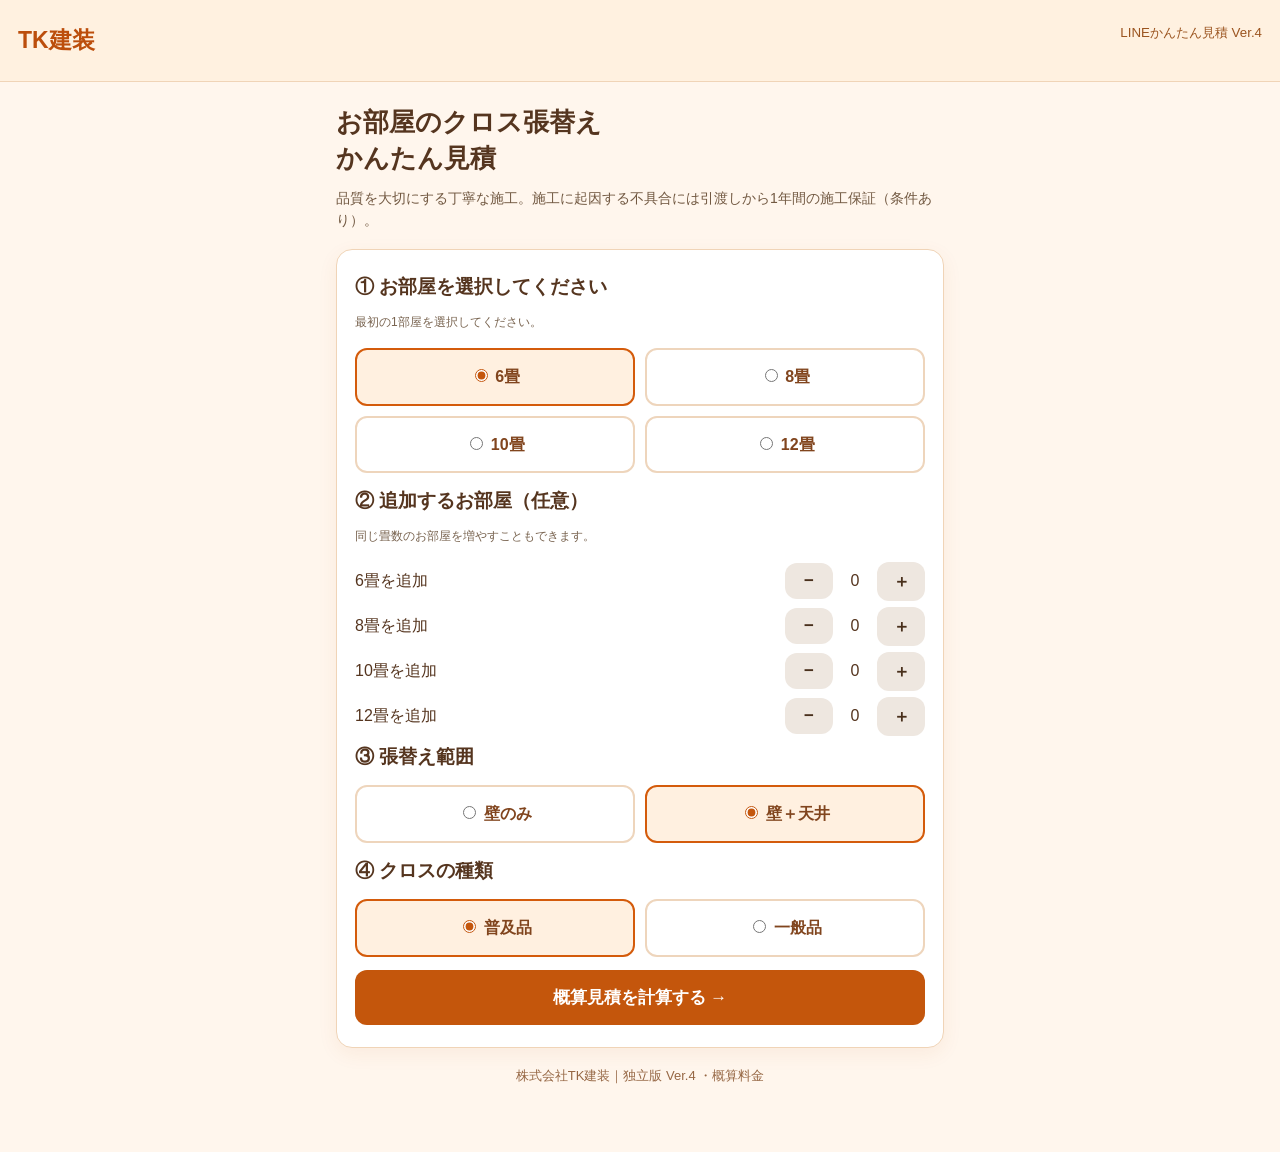
<file: index.html>
<!doctype html>
<html lang="ja"><head><meta charset="utf-8"><meta name="viewport" content="width=device-width,initial-scale=1"><meta name="theme-color" content="#c4560c">
<title>TK建装 かんたん見積 Ver.4</title>
<style>
*{box-sizing:border-box}body{margin:0;background:#fff6ed;color:#55351f;font-family:-apple-system,BlinkMacSystemFont,"Noto Sans JP",sans-serif;line-height:1.6}header{background:#fff1e0;padding:22px 18px;border-bottom:1px solid #f0d4b7}header strong{font-size:23px;color:#bc4e0c}header small{float:right;color:#9b541f}main{max-width:640px;margin:auto;padding:22px 16px 50px}h1{font-size:26px;line-height:1.4;margin:0 0 10px}h2{font-size:19px;margin:0 0 10px}p{margin:4px 0 16px}.intro{font-size:14px;color:#725942}.panel{background:#fff;border:1px solid #f0d4b7;border-radius:16px;padding:22px 18px;margin:18px 0;box-shadow:0 6px 20px #b55c1712}.choices{display:grid;grid-template-columns:repeat(2,minmax(0,1fr));gap:10px;margin:13px 0}.choice{display:block;border:2px solid #eed5bc;border-radius:12px;padding:14px 10px;text-align:center;cursor:pointer;color:#81451e;background:white;font-weight:700}.choice:has(input:checked){border-color:#d45b0b;background:#fff0e0}.choice input{accent-color:#c4560c}.sub{font-size:12px;color:#796450}.row{display:flex;gap:8px}.btn{background:#c4560c;border:0;color:#fff;border-radius:12px;padding:16px 22px;font-weight:700;font-size:17px;width:100%;cursor:pointer}.btn2{background:#eee7e0;color:#49301c}.price{font-size:35px;font-weight:800;color:#b84706}.hidden{display:none}.muted{color:#6f6154;font-size:13px}.notice{font-size:13px;background:#f9f3ec;padding:12px;border-radius:10px}.version{font-size:13px;color:#966744;text-align:center}
</style></head>
<body><header><strong>TK建装</strong><small>LINEかんたん見積 Ver.4</small></header>
<main><h1>お部屋のクロス張替え<br>かんたん見積</h1><p class="intro">品質を大切にする丁寧な施工。施工に起因する不具合には引渡しから1年間の施工保証（条件あり）。</p>
<section class="panel" id="entry"><h2>① お部屋を選択してください</h2><p class="sub">最初の1部屋を選択してください。</p>
<div class="choices" id="primaryRooms"></div><h2>② 追加するお部屋（任意）</h2><p class="sub">同じ畳数のお部屋を増やすこともできます。</p><div id="additional"></div>
<h2>③ 張替え範囲</h2><div class="choices"><label class="choice"><input type="radio" name="scope" value="walls" > 壁のみ</label><label class="choice"><input type="radio" name="scope" value="both" checked> 壁＋天井</label></div>
<h2>④ クロスの種類</h2><div class="choices"><label class="choice"><input type="radio" name="grade" value="standard" checked> 普及品</label><label class="choice"><input type="radio" name="grade" value="select"> 一般品</label></div>
<button class="btn" id="calculate" type="button">概算見積を計算する →</button></section>
<section class="panel hidden" id="result"><h2>お見積金額（税込・概算）</h2><div class="price" id="price"></div><p id="breakdown"></p><p id="detail" class="muted"></p><p class="notice">表示額は標準的な部屋形状・施工条件を想定した概算です。正式価格・日数は現地確認後に確定します。施工に起因するクロスの剥がれ・浮き・継ぎ目の開き等には、引渡しから1年間の施工保証（条件あり）で対応します。漏水・結露・建物の動き・外部からの損傷などは対象外です。保証条件は正式見積時にご案内します。</p><button class="btn btn2" id="revise" type="button">内容を変更する</button></section><p class="version">株式会社TK建装｜独立版 Ver.4 ・概算料金</p>
</main>
<script>
(function(){
'use strict';
var areas={6:{walls:29.9,both:39.6},8:{walls:34.6,both:47.6},10:{walls:38.6,both:54.8},12:{walls:42.3,both:61.7}};
var options=[6,8,10,12];var one=document.getElementById('primaryRooms');
one.innerHTML=options.map(function(n){return '<label class="choice"><input type="radio" name="first" value="'+n+'" '+(n===6?'checked':'')+'> '+n+'畳</label>'}).join('');
var extra=document.getElementById('additional');
extra.innerHTML=options.map(function(n){return '<div class="row" style="align-items:center;margin:6px 0"><span style="flex:1">'+n+'畳を追加</span><button type="button" class="btn btn2" data-size="'+n+'" data-change="-1" style="width:48px;padding:8px">−</button><output id="count-'+n+'" style="min-width:28px;text-align:center">0</output><button type="button" class="btn btn2" data-size="'+n+'" data-change="1" style="width:48px;padding:8px">＋</button></div>'}).join('');
var counts={6:0,8:0,10:0,12:0};
extra.addEventListener('click',function(event){var b=event.target.closest('button');if(!b)return;var n=b.getAttribute('data-size');counts[n]=Math.max(0,Math.min(10,counts[n]+Number(b.getAttribute('data-change'))));document.getElementById('count-'+n).textContent=counts[n]});
document.getElementById('entry').addEventListener('change',function(){document.getElementById('result').classList.add('hidden');});
extra.addEventListener('click',function(){document.getElementById('result').classList.add('hidden');});
document.getElementById('calculate').addEventListener('click',function(){
 var selected=document.querySelector('input[name="first"]:checked');
 var scope=document.querySelector('input[name="scope"]:checked').value;
 var grade=document.querySelector('input[name="grade"]:checked').value;
 if(!selected){alert('部屋を選択してください');return}
 var list=[Number(selected.value)];options.forEach(function(n){for(var i=0;i<counts[n];i++)list.push(n)});
 var area=Math.round(list.reduce(function(s,n){return s+areas[n][scope]},0)*10)/10;
 var days=Math.max(1,Math.ceil((area-1e-9)/60));
 var material=Math.round(area*(grade==='standard'?380:670)),labor=Math.round(area*800),travel=5000*days;
 var direct=material+labor+travel,management=Math.round(direct*.1),cost=direct+management;
 var price=Math.ceil((cost/.7)/1000)*1000, tax=Math.round(price*.1);
 var format=function(n){return n.toLocaleString('ja-JP')+'円'};
 document.getElementById('price').textContent=format(price+tax);
 document.getElementById('breakdown').textContent='税抜 '+format(price)+' ＋ 消費税 '+format(tax);
 document.getElementById('detail').textContent=list.map(function(n){return n+'畳'}).join('＋')+' ／ '+(scope==='both'?'壁＋天井':'壁のみ')+' ／ '+(grade==='standard'?'普及品':'一般品')+' ／ 施工面積 '+area+'㎡ ／ '+days+'日（2人作業）';
 document.getElementById('result').classList.remove('hidden');
 document.getElementById('result').scrollIntoView({behavior:'smooth',block:'start'});
});
document.getElementById('revise').addEventListener('click',function(){document.getElementById('entry').scrollIntoView({behavior:'smooth'})});
})();
</script></body></html>
</file>
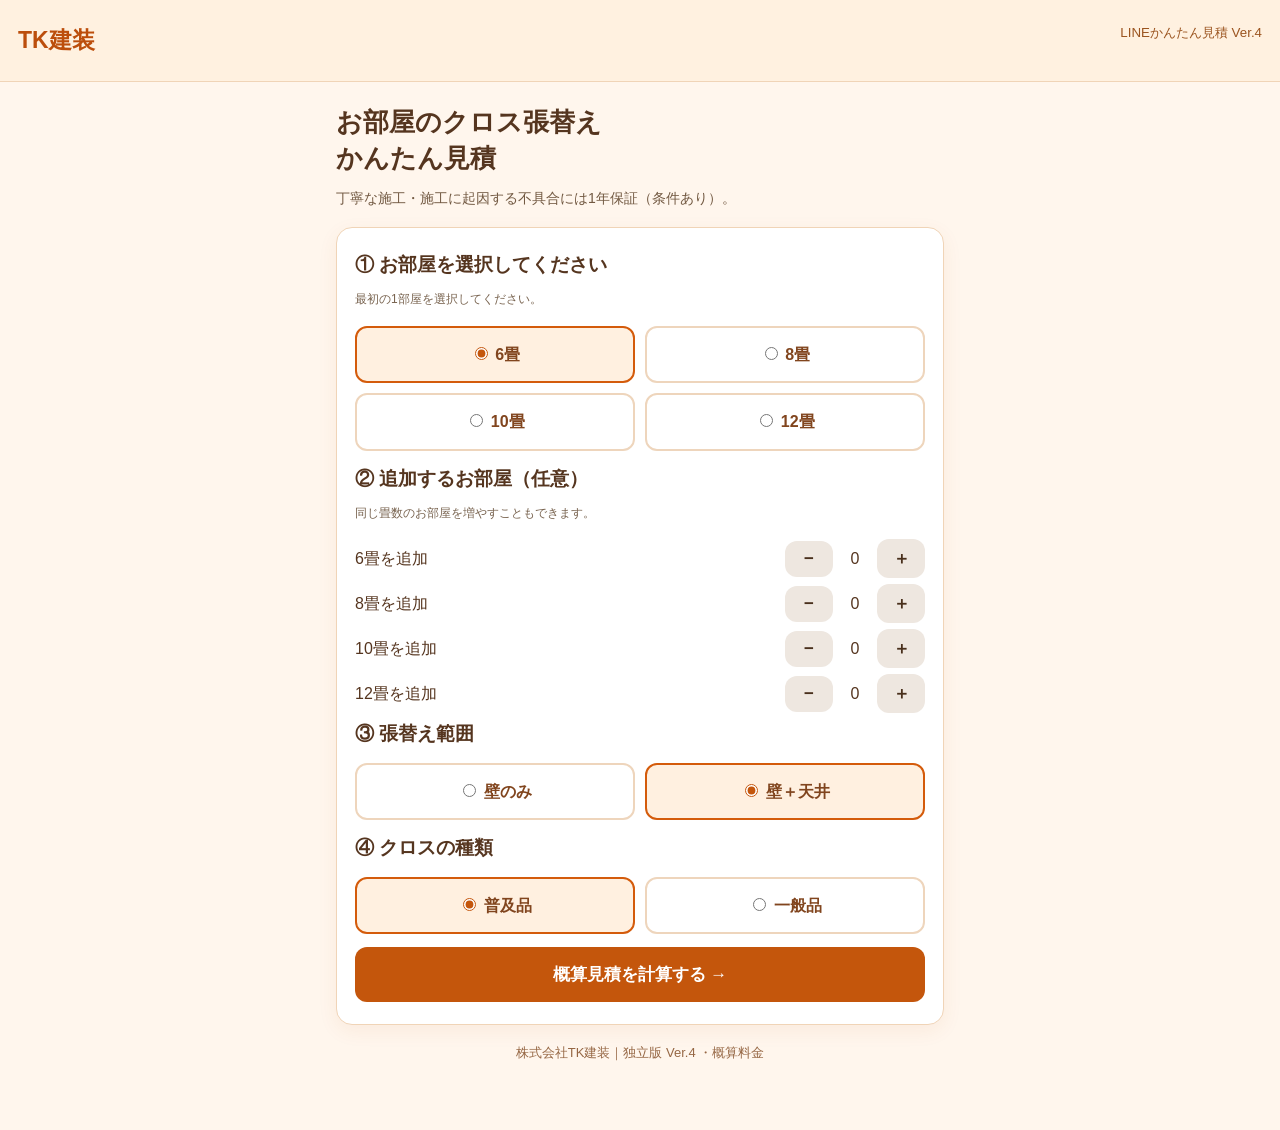
<file: estimate-v4.html>
<!doctype html>
<html lang="ja"><head><meta charset="utf-8"><meta name="viewport" content="width=device-width,initial-scale=1"><meta name="theme-color" content="#c4560c">
<title>TK建装 かんたん見積 Ver.4</title>
<style>
*{box-sizing:border-box}body{margin:0;background:#fff6ed;color:#55351f;font-family:-apple-system,BlinkMacSystemFont,"Noto Sans JP",sans-serif;line-height:1.6}header{background:#fff1e0;padding:22px 18px;border-bottom:1px solid #f0d4b7}header strong{font-size:23px;color:#bc4e0c}header small{float:right;color:#9b541f}main{max-width:640px;margin:auto;padding:22px 16px 50px}h1{font-size:26px;line-height:1.4;margin:0 0 10px}h2{font-size:19px;margin:0 0 10px}p{margin:4px 0 16px}.intro{font-size:14px;color:#725942}.panel{background:#fff;border:1px solid #f0d4b7;border-radius:16px;padding:22px 18px;margin:18px 0;box-shadow:0 6px 20px #b55c1712}.choices{display:grid;grid-template-columns:repeat(2,minmax(0,1fr));gap:10px;margin:13px 0}.choice{display:block;border:2px solid #eed5bc;border-radius:12px;padding:14px 10px;text-align:center;cursor:pointer;color:#81451e;background:white;font-weight:700}.choice:has(input:checked){border-color:#d45b0b;background:#fff0e0}.choice input{accent-color:#c4560c}.sub{font-size:12px;color:#796450}.row{display:flex;gap:8px}.btn{background:#c4560c;border:0;color:#fff;border-radius:12px;padding:16px 22px;font-weight:700;font-size:17px;width:100%;cursor:pointer}.btn2{background:#eee7e0;color:#49301c}.price{font-size:35px;font-weight:800;color:#b84706}.hidden{display:none}.muted{color:#6f6154;font-size:13px}.notice{font-size:13px;background:#f9f3ec;padding:12px;border-radius:10px}.version{font-size:13px;color:#966744;text-align:center}
</style></head>
<body><header><strong>TK建装</strong><small>LINEかんたん見積 Ver.4</small></header>
<main><h1>お部屋のクロス張替え<br>かんたん見積</h1><p class="intro">丁寧な施工・施工に起因する不具合には1年保証（条件あり）。</p>
<section class="panel" id="entry"><h2>① お部屋を選択してください</h2><p class="sub">最初の1部屋を選択してください。</p>
<div class="choices" id="primaryRooms"></div><h2>② 追加するお部屋（任意）</h2><p class="sub">同じ畳数のお部屋を増やすこともできます。</p><div id="additional"></div>
<h2>③ 張替え範囲</h2><div class="choices"><label class="choice"><input type="radio" name="scope" value="walls" > 壁のみ</label><label class="choice"><input type="radio" name="scope" value="both" checked> 壁＋天井</label></div>
<h2>④ クロスの種類</h2><div class="choices"><label class="choice"><input type="radio" name="grade" value="standard" checked> 普及品</label><label class="choice"><input type="radio" name="grade" value="select"> 一般品</label></div>
<button class="btn" id="calculate" type="button">概算見積を計算する →</button></section>
<section class="panel hidden" id="result"><h2>お見積金額（税込・概算）</h2><div class="price" id="price"></div><p id="breakdown"></p><p id="detail" class="muted"></p><p class="notice">工事の正式価格・施工日数は現地確認後に確定します。廃材処分費は今回の原価計算から除外しています。施工に起因する不具合には引渡しから1年間の施工保証を予定しています（条件あり）。</p><button class="btn btn2" id="revise" type="button">内容を変更する</button></section><p class="version">株式会社TK建装｜独立版 Ver.4 ・概算料金</p>
</main>
<script>
(function(){
'use strict';
var areas={6:{walls:29.9,both:39.6},8:{walls:34.6,both:47.6},10:{walls:38.6,both:54.8},12:{walls:42.3,both:61.7}};
var options=[6,8,10,12];var one=document.getElementById('primaryRooms');
one.innerHTML=options.map(function(n){return '<label class="choice"><input type="radio" name="first" value="'+n+'" '+(n===6?'checked':'')+'> '+n+'畳</label>'}).join('');
var extra=document.getElementById('additional');
extra.innerHTML=options.map(function(n){return '<div class="row" style="align-items:center;margin:6px 0"><span style="flex:1">'+n+'畳を追加</span><button type="button" class="btn btn2" data-size="'+n+'" data-change="-1" style="width:48px;padding:8px">−</button><output id="count-'+n+'" style="min-width:28px;text-align:center">0</output><button type="button" class="btn btn2" data-size="'+n+'" data-change="1" style="width:48px;padding:8px">＋</button></div>'}).join('');
var counts={6:0,8:0,10:0,12:0};
extra.addEventListener('click',function(event){var b=event.target.closest('button');if(!b)return;var n=b.getAttribute('data-size');counts[n]=Math.max(0,Math.min(10,counts[n]+Number(b.getAttribute('data-change'))));document.getElementById('count-'+n).textContent=counts[n]});
document.getElementById('calculate').addEventListener('click',function(){
 var selected=document.querySelector('input[name="first"]:checked');
 var scope=document.querySelector('input[name="scope"]:checked').value;
 var grade=document.querySelector('input[name="grade"]:checked').value;
 if(!selected){alert('部屋を選択してください');return}
 var list=[Number(selected.value)];options.forEach(function(n){for(var i=0;i<counts[n];i++)list.push(n)});
 var area=Math.round(list.reduce(function(s,n){return s+areas[n][scope]},0)*10)/10;
 var days=Math.max(1,Math.ceil((area-1e-9)/60));
 var material=Math.round(area*(grade==='standard'?380:670)),labor=Math.round(area*800),travel=5000*days;
 var direct=material+labor+travel,management=Math.round(direct*.1),cost=direct+management;
 var price=Math.ceil((cost/.7)/1000)*1000, tax=Math.round(price*.1);
 var format=function(n){return n.toLocaleString('ja-JP')+'円'};
 document.getElementById('price').textContent=format(price+tax);
 document.getElementById('breakdown').textContent='税抜 '+format(price)+' ＋ 消費税 '+format(tax);
 document.getElementById('detail').textContent=list.join('畳＋')+'畳 ／ '+(scope==='both'?'壁＋天井':'壁のみ')+' ／ '+(grade==='standard'?'普及品':'一般品')+' ／ 施工面積 '+area+'㎡ ／ '+days+'日（2人作業）';
 document.getElementById('result').classList.remove('hidden');
 document.getElementById('result').scrollIntoView({behavior:'smooth',block:'start'});
});
document.getElementById('revise').addEventListener('click',function(){document.getElementById('entry').scrollIntoView({behavior:'smooth'})});
})();
</script></body></html>
</file>
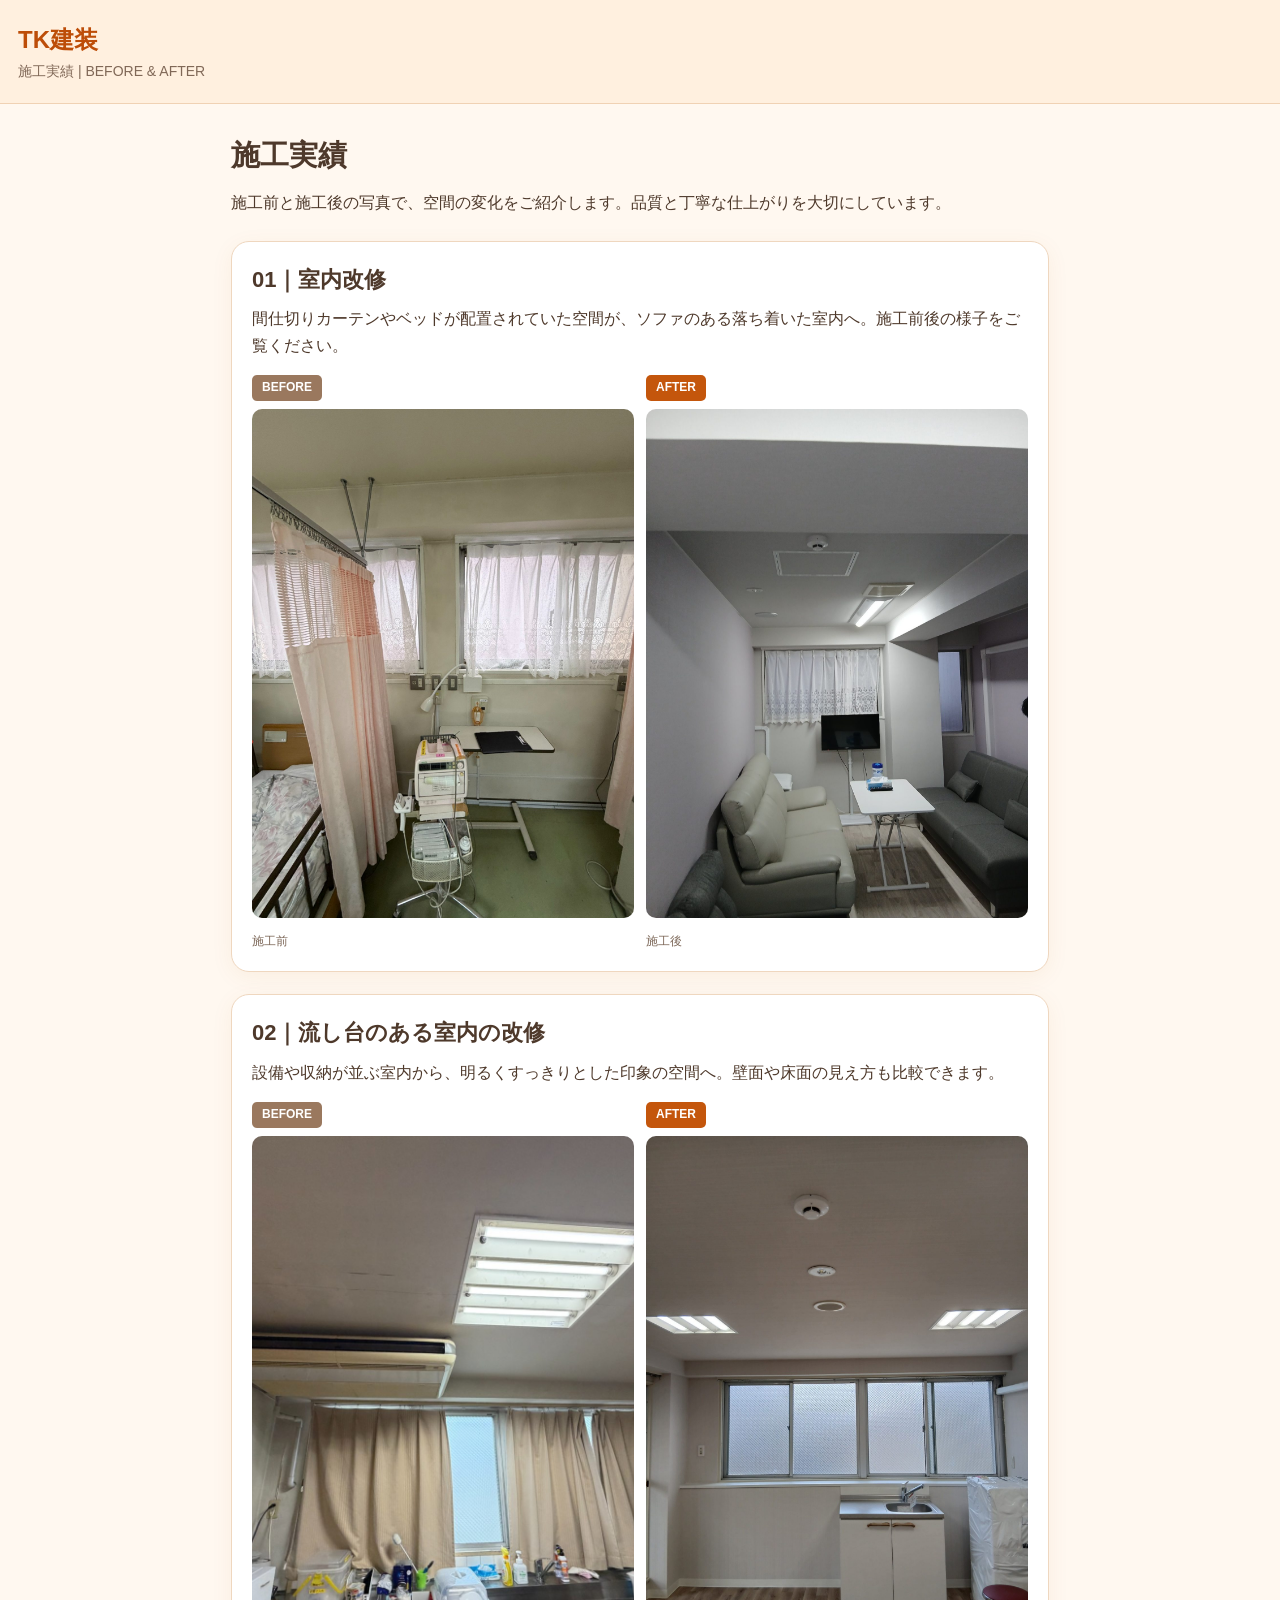
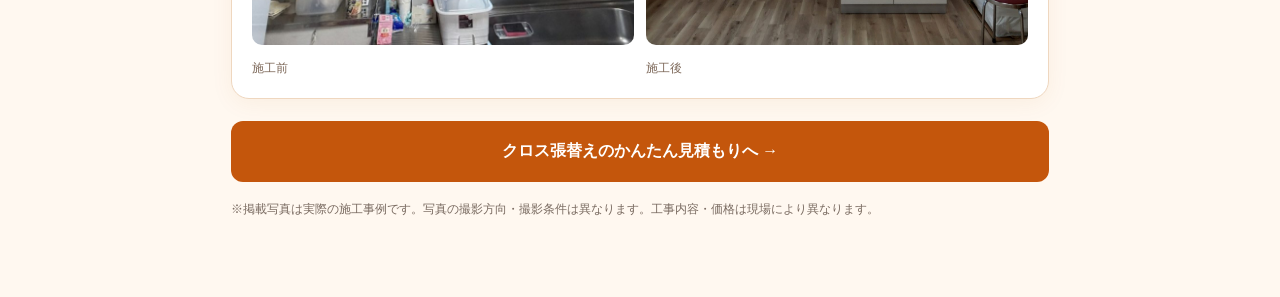
<file: works.html>
<!doctype html><html lang="ja"><head><meta charset="utf-8"><meta name="viewport" content="width=device-width,initial-scale=1"><meta name="theme-color" content="#c4560c"><title>施工実績・ビフォーアフター | TK建装</title><style>
*{box-sizing:border-box}body{margin:0;background:#fff8f0;color:#4e392b;font-family:-apple-system,BlinkMacSystemFont,"Noto Sans JP",sans-serif;line-height:1.65}header{background:#fff0df;padding:20px 18px;border-bottom:1px solid #f0d2b4}.wrap{max-width:850px;margin:auto;padding:24px 16px 65px}.brand{font-size:24px;font-weight:800;color:#bd4d08}.sub{color:#806857;font-size:14px}h1{font-size:29px;margin:4px 0 10px}h2{font-size:22px;margin:0 0 8px}.lead{margin:0 0 25px}.case{background:#fff;border:1px solid #efd7bf;border-radius:18px;padding:20px;margin:22px 0;box-shadow:0 5px 22px #af641110}.case p{margin:4px 0 14px}.pair{display:grid;grid-template-columns:1fr 1fr;gap:12px}.photo{min-width:0}.tag{display:inline-block;font-size:12px;font-weight:800;color:white;background:#9a785e;border-radius:5px;padding:3px 10px;margin-bottom:8px}.tag.after{background:#c4560c}.photo img{width:100%;aspect-ratio:3/4;object-fit:cover;border-radius:10px;background:#f1e9e1}.photo figcaption{font-size:12px;color:#7d6859;margin-top:5px}.photo figure{margin:0}.link{display:block;background:#c4560c;color:#fff;text-align:center;text-decoration:none;padding:17px;border-radius:12px;font-weight:700;margin-top:22px}.notice{font-size:12px;color:#796a60;margin-top:18px}.missing{font-size:13px;color:#946f55;text-align:center;padding:18px;border:1px dashed #c6b6a5;border-radius:8px}.photo img:not([src]){display:none}@media(max-width:400px){.pair{gap:8px}.case{padding:14px}.photo img{aspect-ratio:3/5}} </style></head>
<body><header><div class="brand">TK建装</div><div class="sub">施工実績 | BEFORE &amp; AFTER</div></header><main class="wrap"><h1>施工実績</h1><p class="lead">施工前と施工後の写真で、空間の変化をご紹介します。品質と丁寧な仕上がりを大切にしています。</p>
<section class="case"><h2>01｜室内改修</h2><p>間仕切りカーテンやベッドが配置されていた空間が、ソファのある落ち着いた室内へ。施工前後の様子をご覧ください。</p><div class="pair"><div class="photo"><span class="tag">BEFORE</span><figure><img src="images/case01-before.jpg" alt="施工事例01 施工前の室内" loading="lazy" onerror="this.style.display='none';this.insertAdjacentHTML('afterend','<div class=&quot;missing&quot;>写真の公開準備中</div>')"><figcaption>施工前</figcaption></figure></div><div class="photo"><span class="tag after">AFTER</span><figure><img src="images/case01-after.jpg" alt="施工事例01 施工後の室内" loading="lazy"><figcaption>施工後</figcaption></figure></div></div></section>
<section class="case"><h2>02｜流し台のある室内の改修</h2><p>設備や収納が並ぶ室内から、明るくすっきりとした印象の空間へ。壁面や床面の見え方も比較できます。</p><div class="pair"><div class="photo"><span class="tag">BEFORE</span><figure><img src="images/case02-before.jpg" alt="施工事例02 施工前の流し台のある室内" loading="lazy"><figcaption>施工前</figcaption></figure></div><div class="photo"><span class="tag after">AFTER</span><figure><img src="images/case02-after.jpg" alt="施工事例02 施工後の流し台のある室内" loading="lazy"><figcaption>施工後</figcaption></figure></div></div></section>
<a class="link" href="./">クロス張替えのかんたん見積もりへ →</a><p class="notice">※掲載写真は実際の施工事例です。写真の撮影方向・撮影条件は異なります。工事内容・価格は現場により異なります。</p></main></body></html>
</file>
